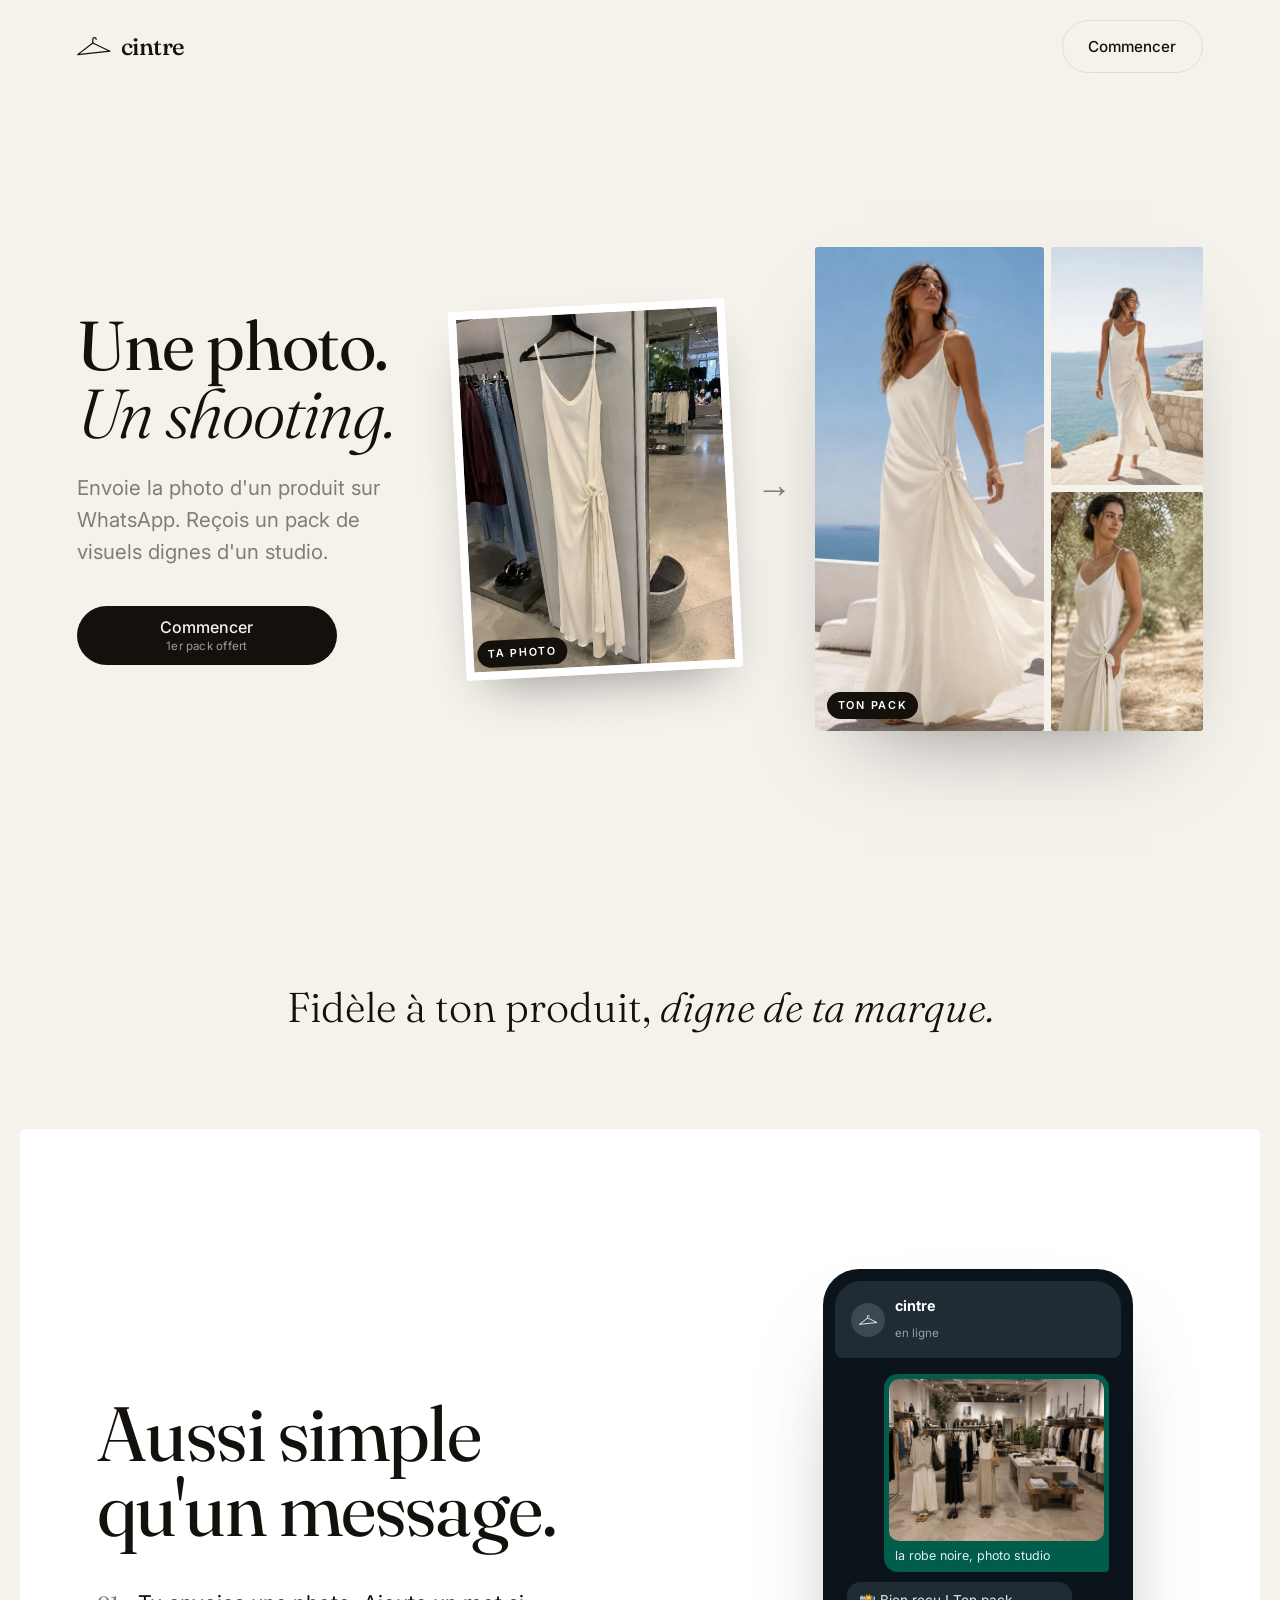
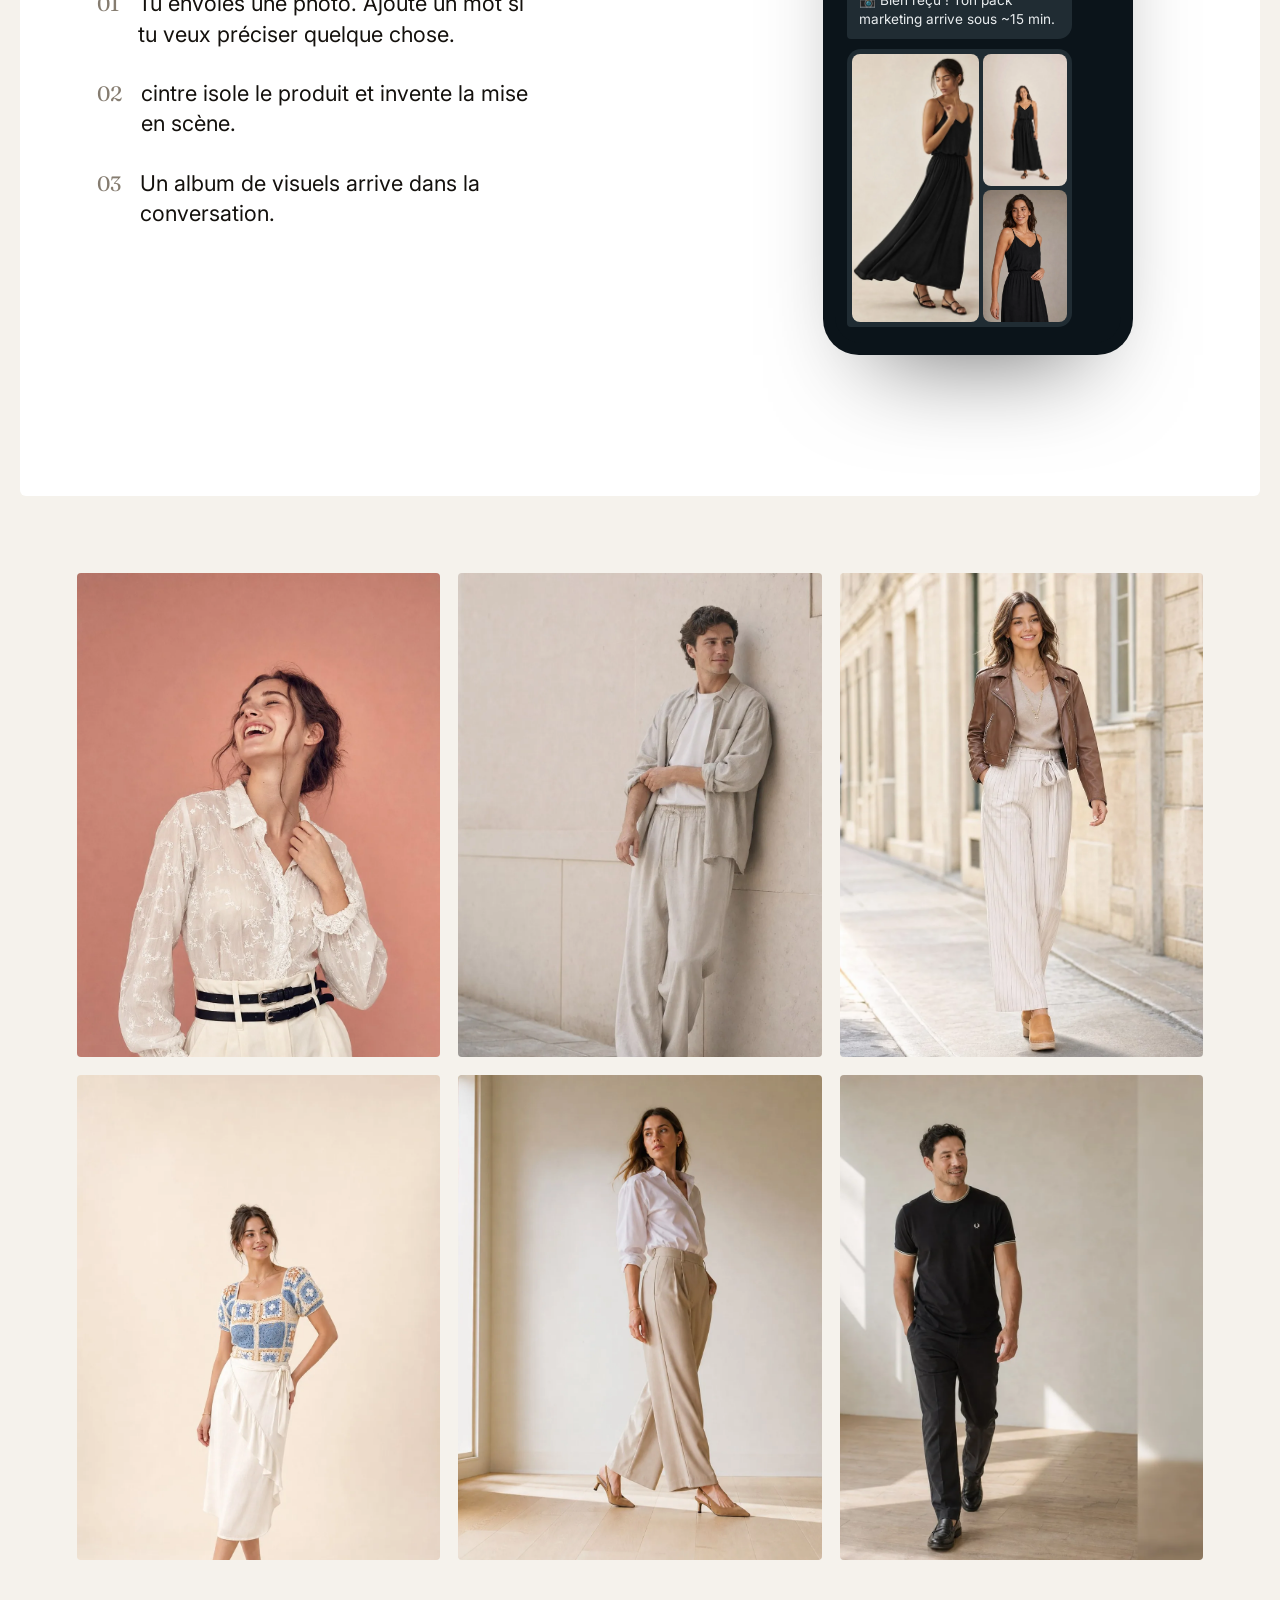
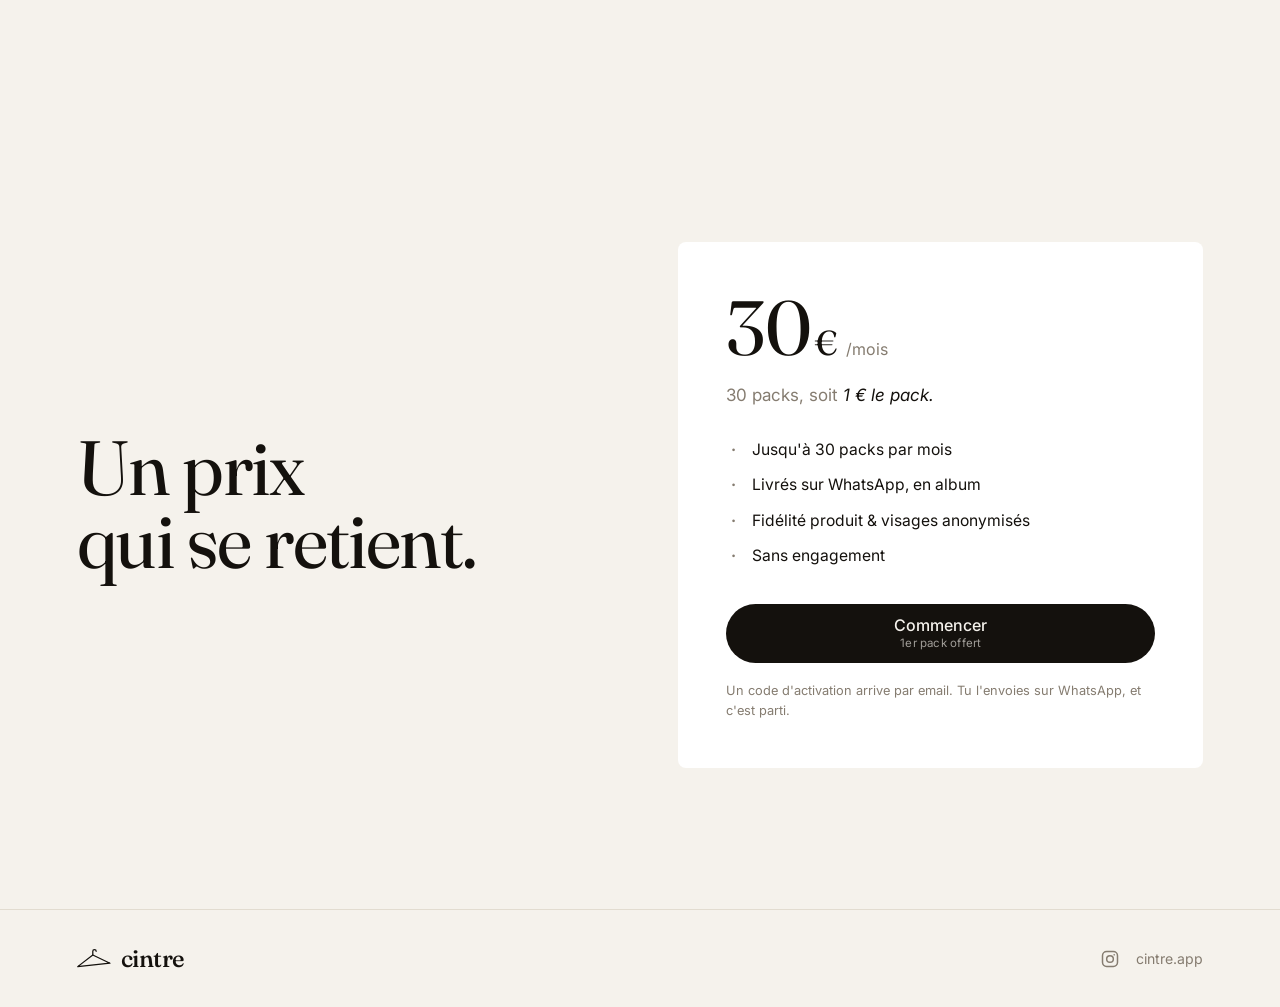
<file: landing/index.html>
<!DOCTYPE html>
<html lang="fr">
<head>
  <meta charset="UTF-8" />
  <meta name="viewport" content="width=device-width, initial-scale=1.0" />
  <title>cintre · Vos visuels produit pro, depuis WhatsApp</title>
  <meta name="description" content="Envoyez une photo de votre produit sur WhatsApp et recevez un pack de visuels dignes d'un studio, prêts à poster. Fidèles à votre produit, 1 € le pack, sans logiciel." />
  <link rel="canonical" href="https://cintre.app/" />
  <meta name="robots" content="index, follow" />
  <meta name="theme-color" content="#14110d" />
  <link rel="icon" href="/favicon.ico" sizes="any" />
  <link rel="icon" href="/favicon.svg" type="image/svg+xml" />
  <link rel="icon" href="/favicon-48.png" sizes="48x48" type="image/png" />
  <link rel="apple-touch-icon" href="/apple-touch-icon.png" />

  <!-- Open Graph (partage WhatsApp / Facebook / LinkedIn) -->
  <meta property="og:type" content="website" />
  <meta property="og:url" content="https://cintre.app/" />
  <meta property="og:title" content="cintre · Vos visuels produit pro, depuis WhatsApp" />
  <meta property="og:description" content="Envoyez une photo, recevez un pack de visuels dignes d'un studio, prêts à poster. Fidèles à votre produit, 1 € le pack." />
  <meta property="og:image" content="https://cintre.app/og-image.jpg" />
  <meta property="og:image:width" content="1200" />
  <meta property="og:image:height" content="630" />
  <meta property="og:locale" content="fr_FR" />
  <meta property="og:site_name" content="cintre" />

  <!-- Twitter Card -->
  <meta name="twitter:card" content="summary_large_image" />
  <meta name="twitter:title" content="cintre · Vos visuels produit pro, depuis WhatsApp" />
  <meta name="twitter:description" content="Une photo de votre produit sur WhatsApp, un pack de visuels dignes d'un studio en retour. 1 € le pack." />
  <meta name="twitter:image" content="https://cintre.app/og-image.jpg" />

  <link rel="preconnect" href="https://fonts.googleapis.com" />
  <link rel="preconnect" href="https://fonts.gstatic.com" crossorigin />
  <link href="https://fonts.googleapis.com/css2?family=Fraunces:opsz,wght@9..144,300;9..144,400;9..144,500;9..144,600&family=Inter:wght@400;500&display=swap" rel="stylesheet" />
  <link rel="stylesheet" href="styles.css" />

  <!-- Données structurées -->
  <script type="application/ld+json">
  {
    "@context": "https://schema.org",
    "@type": "Product",
    "name": "cintre",
    "description": "Service de création de visuels produit professionnels depuis WhatsApp : une photo suffit pour recevoir un pack de visuels dignes d'un studio, fidèles au produit.",
    "brand": { "@type": "Brand", "name": "cintre" },
    "url": "https://cintre.app/",
    "image": "https://cintre.app/og-image.jpg",
    "offers": {
      "@type": "Offer",
      "price": "30",
      "priceCurrency": "EUR",
      "url": "https://cintre.app/inscription",
      "availability": "https://schema.org/InStock",
      "description": "30 packs de visuels par mois, soit 1 € le pack. Sans engagement."
    }
  }
  </script>
  <script type="application/ld+json">
  {
    "@context": "https://schema.org",
    "@type": "Organization",
    "name": "cintre",
    "url": "https://cintre.app/",
    "logo": "https://cintre.app/apple-touch-icon.png",
    "sameAs": [
      "https://instagram.com/cintre.app"
    ]
  }
  </script>
</head>
<body>

  <header class="nav">
    <a class="wordmark" href="#"><svg class="brand-mark" viewBox="18 37 87 48" fill="none" stroke="currentColor" stroke-width="3.2" stroke-linecap="round" stroke-linejoin="round" aria-hidden="true"><g transform="translate(-1.5 -3.8)"><path d="M60 56.2 V46.6 c0 -5.44 8.64 -5.44 8.64 0"/><g transform="rotate(-6 60 56.2)"><path d="M60 56.2 L18.4 81.8 L101.6 81.8 Z"/></g></g></svg>cintre</a>
    <a href="https://cintre.app/inscription/" class="btn btn-ghost">Commencer</a>
  </header>

  <!-- HERO -->
  <section class="hero">
    <div class="hero-copy">
      <h1>Une&nbsp;photo.<br /><em>Un&nbsp;shooting.</em></h1>
      <p class="lede">
        Envoie la photo d'un produit sur WhatsApp.
        Reçois un pack de visuels dignes d'un studio.
      </p>
      <a href="https://cintre.app/inscription/" class="btn btn-solid btn-cta">
        <span class="btn-label">Commencer</span>
        <span class="btn-sub">1er pack offert</span>
      </a>
    </div>

    <div class="hero-fig">
      <figure class="hf-before">
        <img src="assets/hero-before.webp" alt="Photo d'une robe sur cintre prise en boutique" loading="eager" />
        <figcaption>Ta photo</figcaption>
      </figure>
      <span class="hf-arrow" aria-hidden="true">→</span>
      <div class="hf-pack">
        <img class="pack-main" src="assets/pack-1.webp" alt="La même robe portée par un mannequin, shooting en extérieur" loading="eager" />
        <img src="assets/pack-2.webp" alt="La robe mise en scène au bord de mer" loading="eager" />
        <img src="assets/pack-3.webp" alt="La robe photographiée en pleine nature" loading="eager" />
        <figcaption>Ton pack</figcaption>
      </div>
    </div>
  </section>

  <!-- BANDEAU FIDÉLITÉ -->
  <section class="fidelity">
    <p>Fidèle à ton produit, <em>digne de ta marque.</em></p>
  </section>

  <!-- COMMENT -->
  <section id="comment" class="how">
    <div class="how-text">
      <h2>Aussi simple<br />qu'un message.</h2>
      <ol class="steps">
        <li><span>01</span> Tu envoies une photo. Ajoute un mot si tu veux préciser quelque chose.</li>
        <li><span>02</span> cintre isole le produit et invente la mise en scène.</li>
        <li><span>03</span> Un album de visuels arrive dans la conversation.</li>
      </ol>
    </div>

    <div class="phone">
      <div class="phone-top">
        <span class="phone-avatar"><svg viewBox="18 37 87 48" fill="none" stroke="currentColor" stroke-width="4" stroke-linecap="round" stroke-linejoin="round" aria-hidden="true"><g transform="translate(-1.5 -3.8)"><path d="M60 56.2 V46.6 c0 -5.44 8.64 -5.44 8.64 0"/><g transform="rotate(-6 60 56.2)"><path d="M60 56.2 L18.4 81.8 L101.6 81.8 Z"/></g></g></svg></span>
        <div><strong>cintre</strong><small>en ligne</small></div>
      </div>
      <div class="chat">
        <div class="bubble out photo">
          <img src="assets/demo-src.webp" alt="Photo d'intérieur de boutique envoyée sur WhatsApp" loading="lazy" />
          <span class="bubble-note">la robe noire, photo studio</span>
        </div>
        <div class="bubble in">📸 Bien reçu ! Ton pack marketing arrive sous ~15 min.</div>
        <div class="bubble in album">
          <div class="album-collage">
            <img class="album-main" src="assets/demo-1.webp" alt="Robe noire mise en scène en studio par cintre" loading="lazy" />
            <img src="assets/demo-2.webp" alt="Robe noire en studio, plan rapproché" loading="lazy" />
            <img src="assets/demo-3.webp" alt="Robe noire en studio, plein pied" loading="lazy" />
          </div>
        </div>
      </div>
    </div>
  </section>

  <!-- GALERIE -->
  <section id="galerie" class="gallery">
    <div class="masonry">
      <img src="assets/g1.webp" alt="Blouse en dentelle mise en valeur en studio par cintre" loading="lazy" />
      <img src="assets/g2.webp" alt="Ensemble en lin porté par un mannequin en extérieur" loading="lazy" />
      <img src="assets/g3.webp" alt="Veste en cuir mise en scène dans une rue" loading="lazy" />
      <img src="assets/g4.webp" alt="Top en crochet et jupe blanche photographiés en studio" loading="lazy" />
      <img src="assets/g5.webp" alt="Chemise blanche et pantalon beige en intérieur lumineux" loading="lazy" />
      <img src="assets/g6.webp" alt="Tee-shirt noir mis en valeur en lumière naturelle" loading="lazy" />
    </div>
  </section>

  <!-- PRIX -->
  <section id="prix" class="pricing">
    <div class="price-inner">
      <h2>Un prix<br />qui se retient.</h2>
      <div class="price-card">
        <span class="price-amount">30<span class="euro">€</span><span class="price-per">/mois</span></span>
        <p class="price-headline">30 packs, soit <em>1&nbsp;€ le pack.</em></p>
        <ul class="price-list">
          <li>Jusqu'à 30 packs par mois</li>
          <li>Livrés sur WhatsApp, en album</li>
          <li>Fidélité produit &amp; visages anonymisés</li>
          <li>Sans engagement</li>
        </ul>
        <a href="https://cintre.app/inscription/" class="btn btn-solid btn-block btn-cta">
          <span class="btn-label">Commencer</span>
          <span class="btn-sub">1er pack offert</span>
        </a>
        <p class="price-foot">Un code d'activation arrive par email. Tu l'envoies sur WhatsApp, et c'est parti.</p>
      </div>
    </div>
  </section>

  <footer class="footer">
    <span class="wordmark"><svg class="brand-mark" viewBox="18 37 87 48" fill="none" stroke="currentColor" stroke-width="3.2" stroke-linecap="round" stroke-linejoin="round" aria-hidden="true"><g transform="translate(-1.5 -3.8)"><path d="M60 56.2 V46.6 c0 -5.44 8.64 -5.44 8.64 0"/><g transform="rotate(-6 60 56.2)"><path d="M60 56.2 L18.4 81.8 L101.6 81.8 Z"/></g></g></svg>cintre</span>
    <span class="footer-right">
      <a class="footer-social" href="https://instagram.com/cintre.app" target="_blank" rel="noopener me" aria-label="cintre sur Instagram">
        <svg viewBox="0 0 24 24" width="20" height="20" fill="none" stroke="currentColor" stroke-width="1.8" stroke-linecap="round" stroke-linejoin="round" aria-hidden="true"><rect x="3" y="3" width="18" height="18" rx="5"/><circle cx="12" cy="12" r="4"/><circle cx="17" cy="7" r="1" fill="currentColor" stroke="none"/></svg>
      </a>
      <span class="footer-meta">cintre.app</span>
    </span>
  </footer>

</body>
</html>
</file>
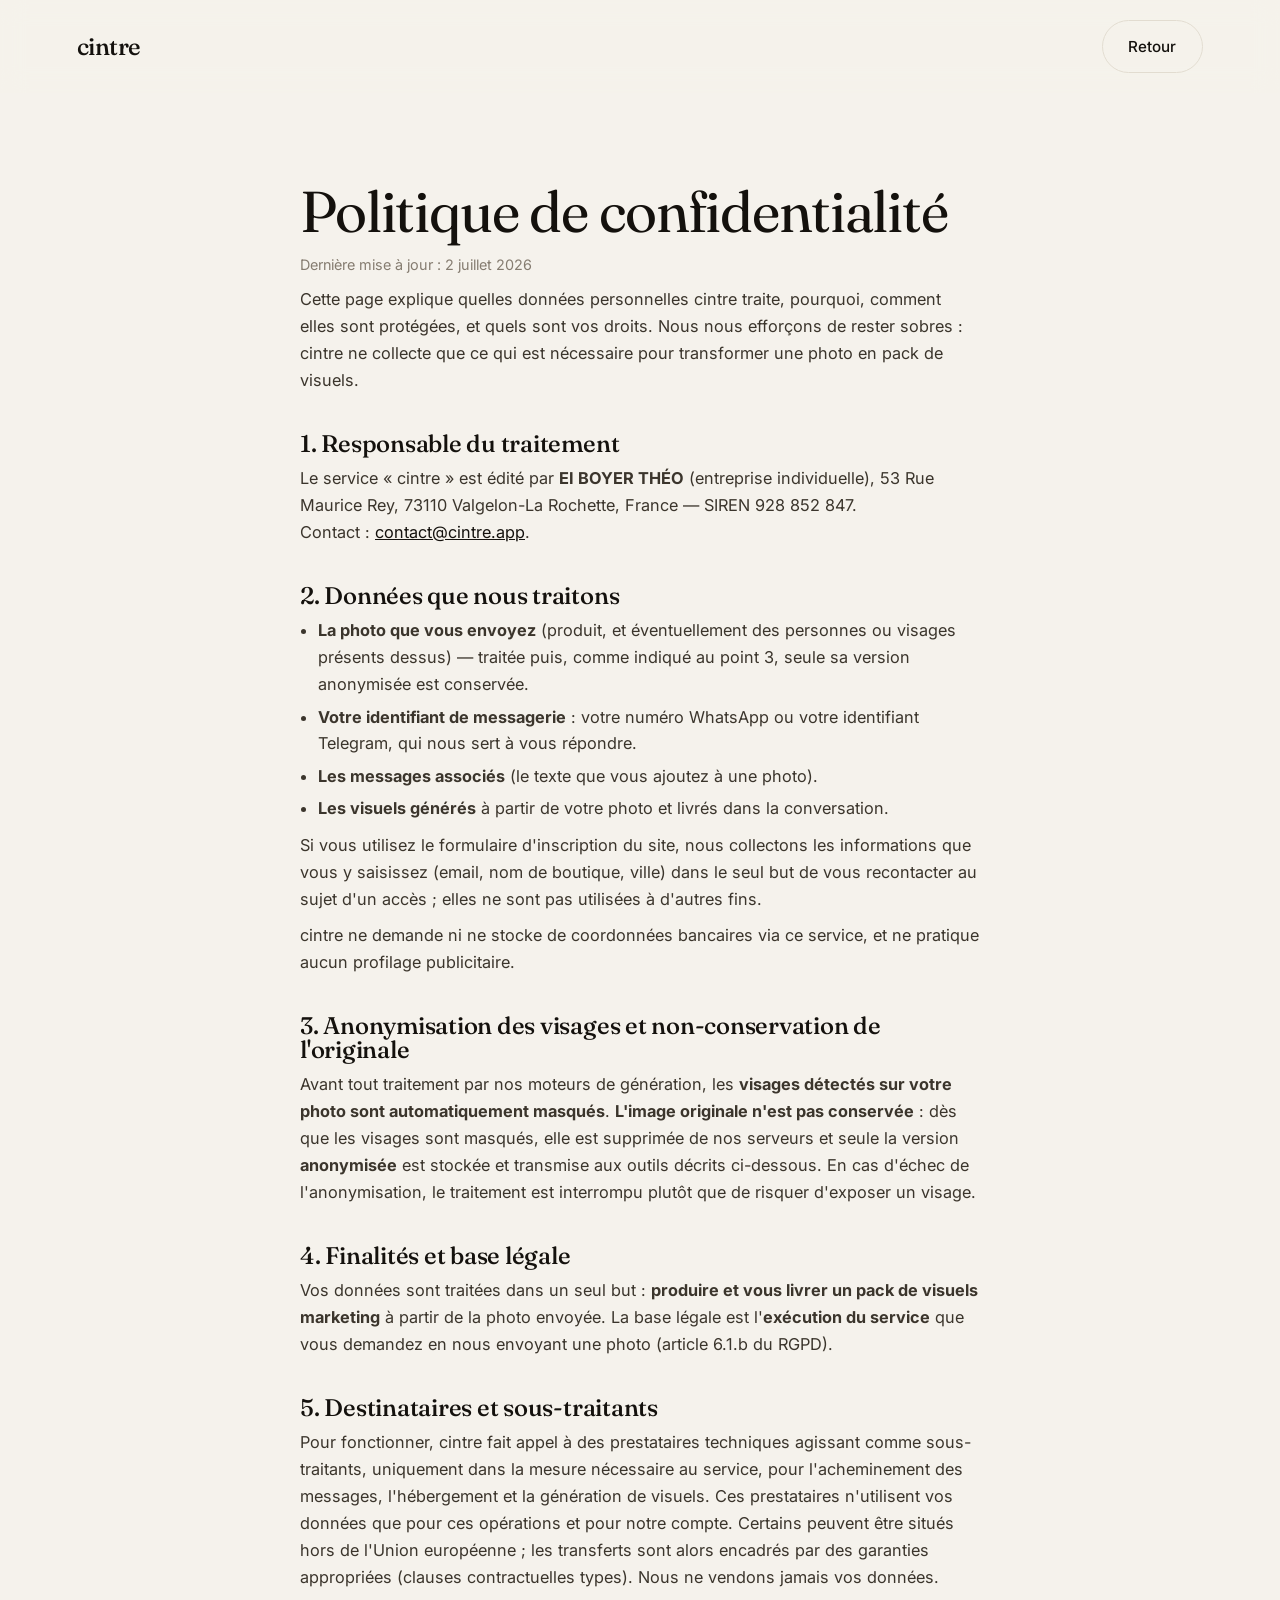
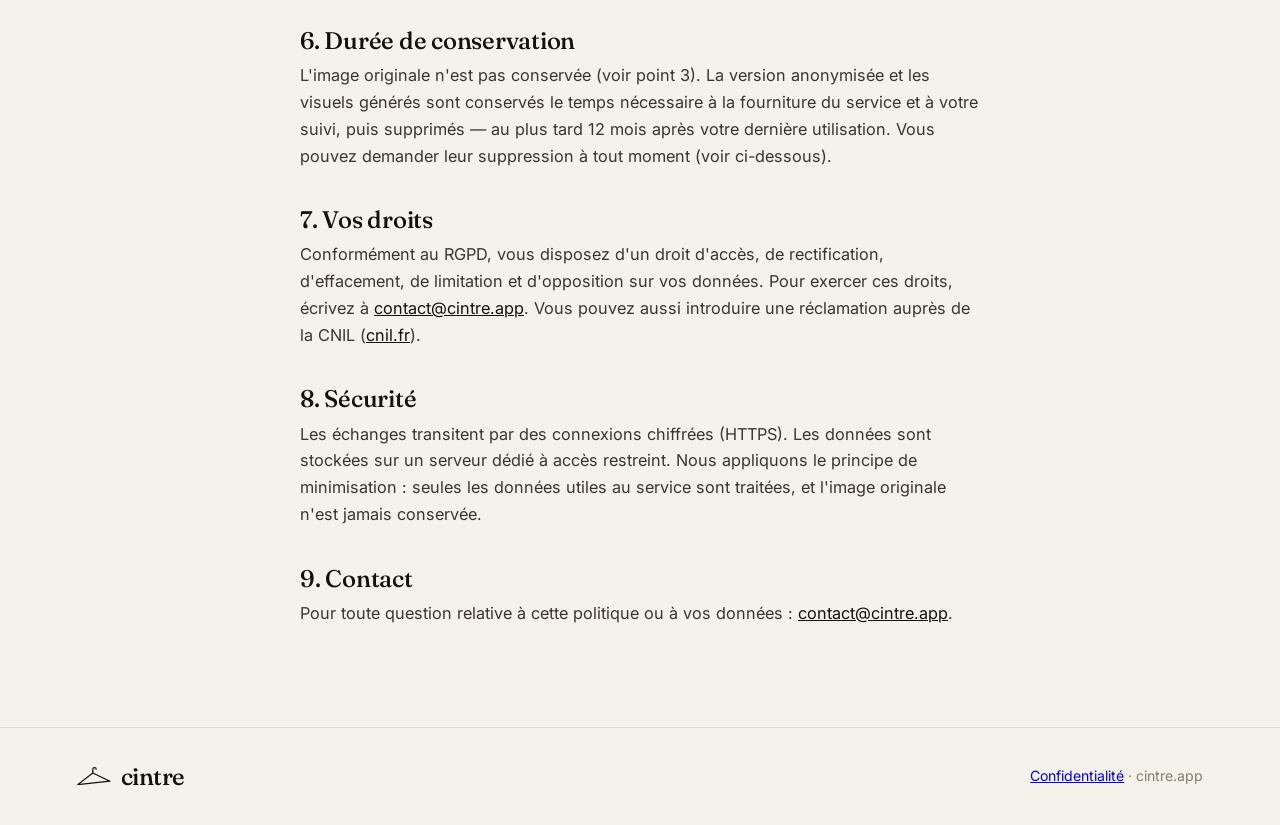
<file: landing/confidentialite/index.html>
<!DOCTYPE html>
<html lang="fr">
<head>
  <meta charset="UTF-8" />
  <meta name="viewport" content="width=device-width, initial-scale=1.0" />
  <title>cintre · Politique de confidentialité</title>
  <meta name="description" content="Comment cintre traite tes données : photos de produits, anonymisation des visages, conservation et tes droits." />
  <link rel="canonical" href="https://cintre.app/confidentialite/" />
  <meta name="robots" content="noindex, nofollow" />
  <meta name="theme-color" content="#14110d" />
  <link rel="icon" href="/favicon.ico" sizes="any" />
  <link rel="icon" href="/favicon.svg" type="image/svg+xml" />
  <link rel="icon" href="/favicon-48.png" sizes="48x48" type="image/png" />
  <link rel="apple-touch-icon" href="/apple-touch-icon.png" />

  <link rel="preconnect" href="https://fonts.googleapis.com" />
  <link rel="preconnect" href="https://fonts.gstatic.com" crossorigin />
  <link href="https://fonts.googleapis.com/css2?family=Fraunces:opsz,wght@9..144,300;9..144,400;9..144,500;9..144,600&family=Inter:wght@400;500&display=swap" rel="stylesheet" />
  <link rel="stylesheet" href="../styles.css" />
  <style>
    .legal { max-width: 760px; margin: 0 auto; padding: clamp(40px, 8vw, 90px) clamp(20px, 6vw, 40px) 100px; }
    .legal h1 { font-family: var(--serif); font-weight: 400; font-size: clamp(2.4rem, 6vw, 3.6rem); letter-spacing: -0.02em; line-height: 1.0; }
    .legal .updated { color: var(--muted); font-size: 0.9rem; margin-top: 12px; }
    .legal h2 { font-family: var(--serif); font-weight: 500; font-size: 1.5rem; margin: 2.4rem 0 0.6rem; letter-spacing: -0.01em; }
    .legal p, .legal li { color: #3b352c; line-height: 1.65; font-size: 1.02rem; }
    .legal p { margin-top: 0.6rem; }
    .legal ul { margin: 0.4rem 0 0 1.1rem; }
    .legal li { margin-top: 0.35rem; }
    .legal a { color: var(--ink); }
    .legal .fill { background: #f0e9db; padding: 0 4px; border-radius: 3px; }
  </style>
</head>
<body>

  <header class="nav">
    <a class="wordmark" href="/">cintre</a>
    <a href="/" class="btn btn-ghost">Retour</a>
  </header>

  <main class="legal">
    <h1>Politique de confidentialité</h1>
    <p class="updated">Dernière mise à jour : 2 juillet 2026</p>

    <p>Cette page explique quelles données personnelles cintre traite, pourquoi, comment
    elles sont protégées, et quels sont vos droits. Nous nous efforçons de rester sobres :
    cintre ne collecte que ce qui est nécessaire pour transformer une photo en pack de visuels.</p>

    <h2>1. Responsable du traitement</h2>
    <p>Le service « cintre » est édité par <strong>EI BOYER THÉO</strong> (entreprise
    individuelle), 53 Rue Maurice Rey, 73110 Valgelon-La Rochette, France —
    SIREN 928&nbsp;852&nbsp;847.<br />
    Contact : <a href="mailto:contact@cintre.app">contact@cintre.app</a>.</p>

    <h2>2. Données que nous traitons</h2>
    <ul>
      <li><strong>La photo que vous envoyez</strong> (produit, et éventuellement des personnes ou visages présents dessus) — traitée puis, comme indiqué au point 3, seule sa version anonymisée est conservée.</li>
      <li><strong>Votre identifiant de messagerie</strong> : votre numéro WhatsApp ou votre identifiant Telegram, qui nous sert à vous répondre.</li>
      <li><strong>Les messages associés</strong> (le texte que vous ajoutez à une photo).</li>
      <li><strong>Les visuels générés</strong> à partir de votre photo et livrés dans la conversation.</li>
    </ul>
    <p>Si vous utilisez le formulaire d'inscription du site, nous collectons les informations que
    vous y saisissez (email, nom de boutique, ville) dans le seul but de vous recontacter au sujet
    d'un accès ; elles ne sont pas utilisées à d'autres fins.</p>
    <p>cintre ne demande ni ne stocke de coordonnées bancaires via ce service, et ne pratique
    aucun profilage publicitaire.</p>

    <h2>3. Anonymisation des visages et non-conservation de l'originale</h2>
    <p>Avant tout traitement par nos moteurs de génération, les <strong>visages détectés sur
    votre photo sont automatiquement masqués</strong>. <strong>L'image originale n'est pas
    conservée</strong> : dès que les visages sont masqués, elle est supprimée de nos serveurs et
    seule la version <strong>anonymisée</strong> est stockée et transmise aux outils décrits
    ci-dessous. En cas d'échec de l'anonymisation, le traitement est interrompu plutôt que de
    risquer d'exposer un visage.</p>

    <h2>4. Finalités et base légale</h2>
    <p>Vos données sont traitées dans un seul but : <strong>produire et vous livrer un pack de
    visuels marketing</strong> à partir de la photo envoyée. La base légale est l'<strong>exécution
    du service</strong> que vous demandez en nous envoyant une photo (article 6.1.b du RGPD).</p>

    <h2>5. Destinataires et sous-traitants</h2>
    <p>Pour fonctionner, cintre fait appel à des prestataires techniques agissant comme
    sous-traitants, uniquement dans la mesure nécessaire au service, pour l'acheminement des
    messages, l'hébergement et la génération de visuels. Ces prestataires n'utilisent vos données
    que pour ces opérations et pour notre compte. Certains peuvent être situés hors de l'Union
    européenne ; les transferts sont alors encadrés par des garanties appropriées (clauses
    contractuelles types). Nous ne vendons jamais vos données.</p>

    <h2>6. Durée de conservation</h2>
    <p>L'image originale n'est pas conservée (voir point 3). La version anonymisée et les visuels
    générés sont conservés le temps nécessaire à la fourniture du service et à votre suivi, puis
    supprimés — au plus tard 12 mois après votre
    dernière utilisation. Vous pouvez demander leur suppression à tout moment (voir ci-dessous).</p>

    <h2>7. Vos droits</h2>
    <p>Conformément au RGPD, vous disposez d'un droit d'accès, de rectification, d'effacement,
    de limitation et d'opposition sur vos données. Pour exercer ces droits, écrivez à
    <a href="mailto:contact@cintre.app">contact@cintre.app</a>. Vous pouvez aussi introduire une
    réclamation auprès de la CNIL (<a href="https://www.cnil.fr" target="_blank" rel="noopener">cnil.fr</a>).</p>

    <h2>8. Sécurité</h2>
    <p>Les échanges transitent par des connexions chiffrées (HTTPS). Les données sont stockées
    sur un serveur dédié à accès restreint. Nous appliquons le principe de minimisation :
    seules les données utiles au service sont traitées, et l'image originale n'est jamais conservée.</p>

    <h2>9. Contact</h2>
    <p>Pour toute question relative à cette politique ou à vos données :
    <a href="mailto:contact@cintre.app">contact@cintre.app</a>.</p>
  </main>

  <footer class="footer">
    <span class="wordmark"><svg class="brand-mark" viewBox="18 37 87 48" fill="none" stroke="currentColor" stroke-width="3.2" stroke-linecap="round" stroke-linejoin="round" aria-hidden="true"><g transform="translate(-1.5 -3.8)"><path d="M60 56.2 V46.6 c0 -5.44 8.64 -5.44 8.64 0"/><g transform="rotate(-6 60 56.2)"><path d="M60 56.2 L18.4 81.8 L101.6 81.8 Z"/></g></g></svg>cintre</span>
    <span class="footer-meta"><a href="/confidentialite/">Confidentialité</a> · cintre.app</span>
  </footer>

</body>
</html>
</file>
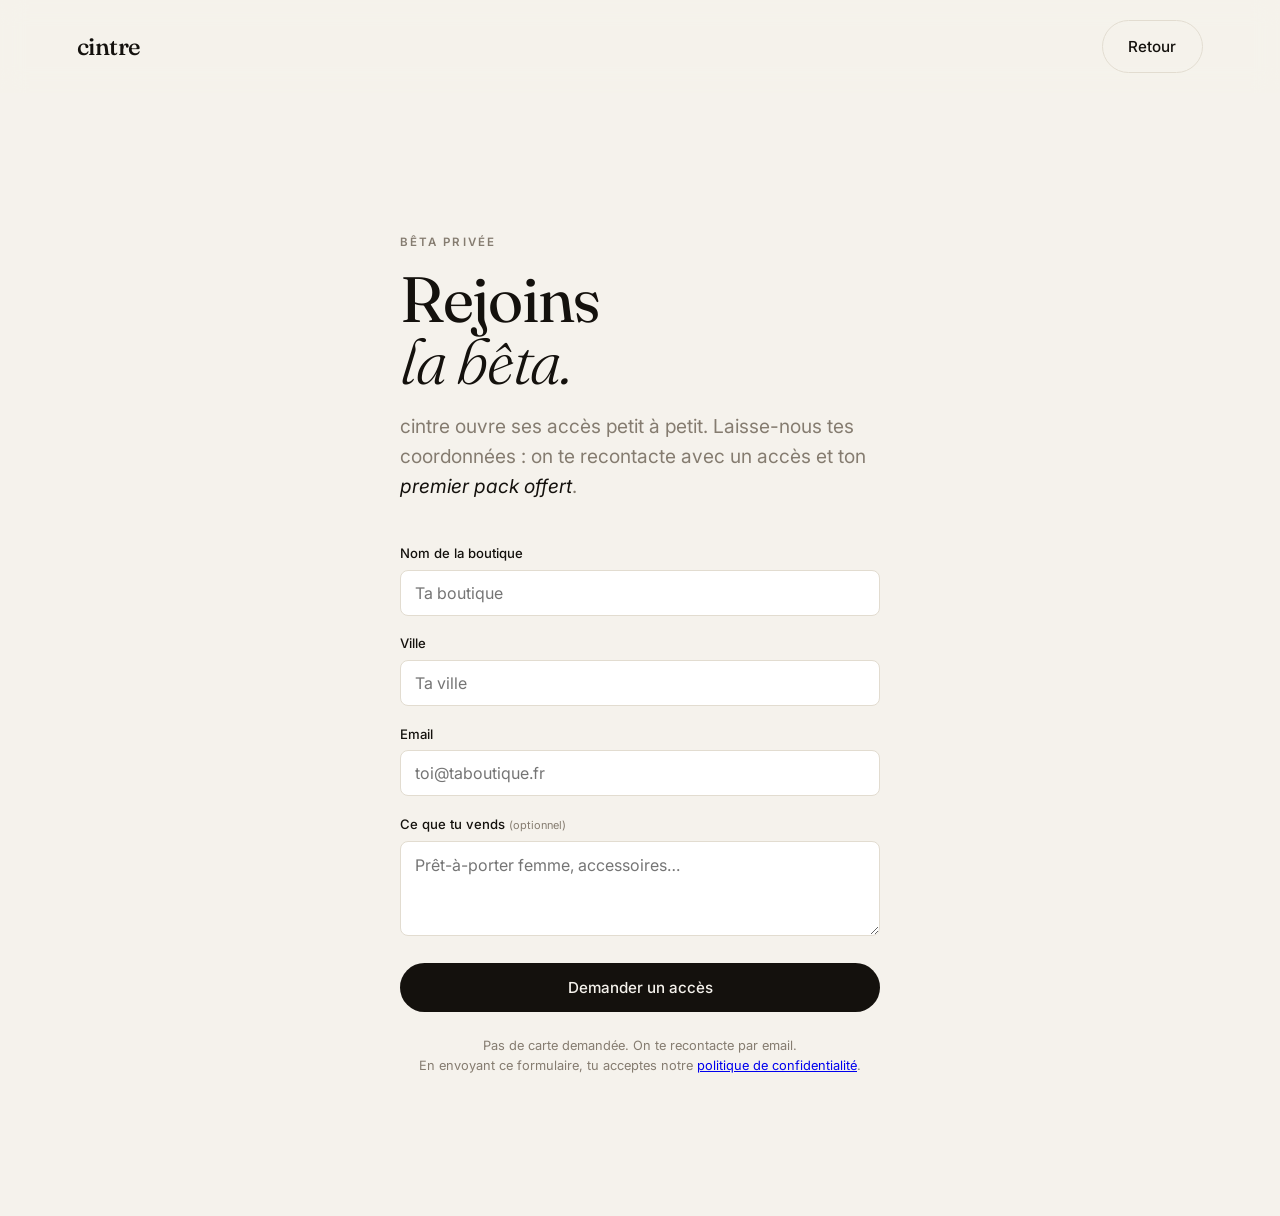
<file: landing/inscription/index.html>
<!DOCTYPE html>
<html lang="fr">
<head>
  <meta charset="UTF-8" />
  <meta name="viewport" content="width=device-width, initial-scale=1.0" />
  <title>cintre · Rejoindre la bêta</title>
  <meta name="description" content="cintre ouvre en bêta privée. Laisse ton email et le nom de ta boutique pour recevoir un accès et ton premier pack de visuels offert." />
  <link rel="canonical" href="https://cintre.app/inscription/" />
  <meta name="robots" content="noindex, follow" />
  <meta name="theme-color" content="#14110d" />
  <link rel="icon" href="/favicon.ico" sizes="any" />
  <link rel="icon" href="/favicon.svg" type="image/svg+xml" />
  <link rel="icon" href="/favicon-48.png" sizes="48x48" type="image/png" />
  <link rel="apple-touch-icon" href="/apple-touch-icon.png" />

  <link rel="preconnect" href="https://fonts.googleapis.com" />
  <link rel="preconnect" href="https://fonts.gstatic.com" crossorigin />
  <link href="https://fonts.googleapis.com/css2?family=Fraunces:opsz,wght@9..144,300;9..144,400;9..144,500;9..144,600&family=Inter:wght@400;500&display=swap" rel="stylesheet" />
  <link rel="stylesheet" href="../styles.css" />
</head>
<body>

  <header class="nav">
    <a class="wordmark" href="/">cintre</a>
    <a href="/" class="btn btn-ghost">Retour</a>
  </header>

  <section class="signup">
    <div class="signup-inner">
      <p class="signup-eyebrow">Bêta privée</p>
      <h1>Rejoins<br /><em>la bêta.</em></h1>
      <p class="signup-lede">
        cintre ouvre ses accès petit à petit. Laisse-nous tes coordonnées :
        on te recontacte avec un accès et ton <em>premier pack offert</em>.
      </p>

      <!-- Soumissions collectées via Formspree (email + dashboard). -->
      <form class="signup-form" action="https://formspree.io/f/xqevylrg" method="POST">
        <input type="hidden" name="_subject" value="Nouveau lead bêta cintre" />
        <input type="hidden" name="_next" value="https://cintre.app/inscription/merci/" />

        <label>
          <span>Nom de la boutique</span>
          <input type="text" name="boutique" required placeholder="Ta boutique" />
        </label>
        <label>
          <span>Ville</span>
          <input type="text" name="ville" placeholder="Ta ville" />
        </label>
        <label>
          <span>Email</span>
          <input type="email" name="email" required placeholder="toi@taboutique.fr" />
        </label>
        <label>
          <span>Ce que tu vends <small>(optionnel)</small></span>
          <textarea name="produits" rows="3" placeholder="Prêt-à-porter femme, accessoires…"></textarea>
        </label>

        <button type="submit" class="btn btn-solid btn-block">Demander un accès</button>
        <p class="signup-foot">Pas de carte demandée. On te recontacte par email.<br />
        En envoyant ce formulaire, tu acceptes notre <a href="/confidentialite/">politique de confidentialité</a>.</p>
      </form>
    </div>
  </section>

</body>
</html>
</file>
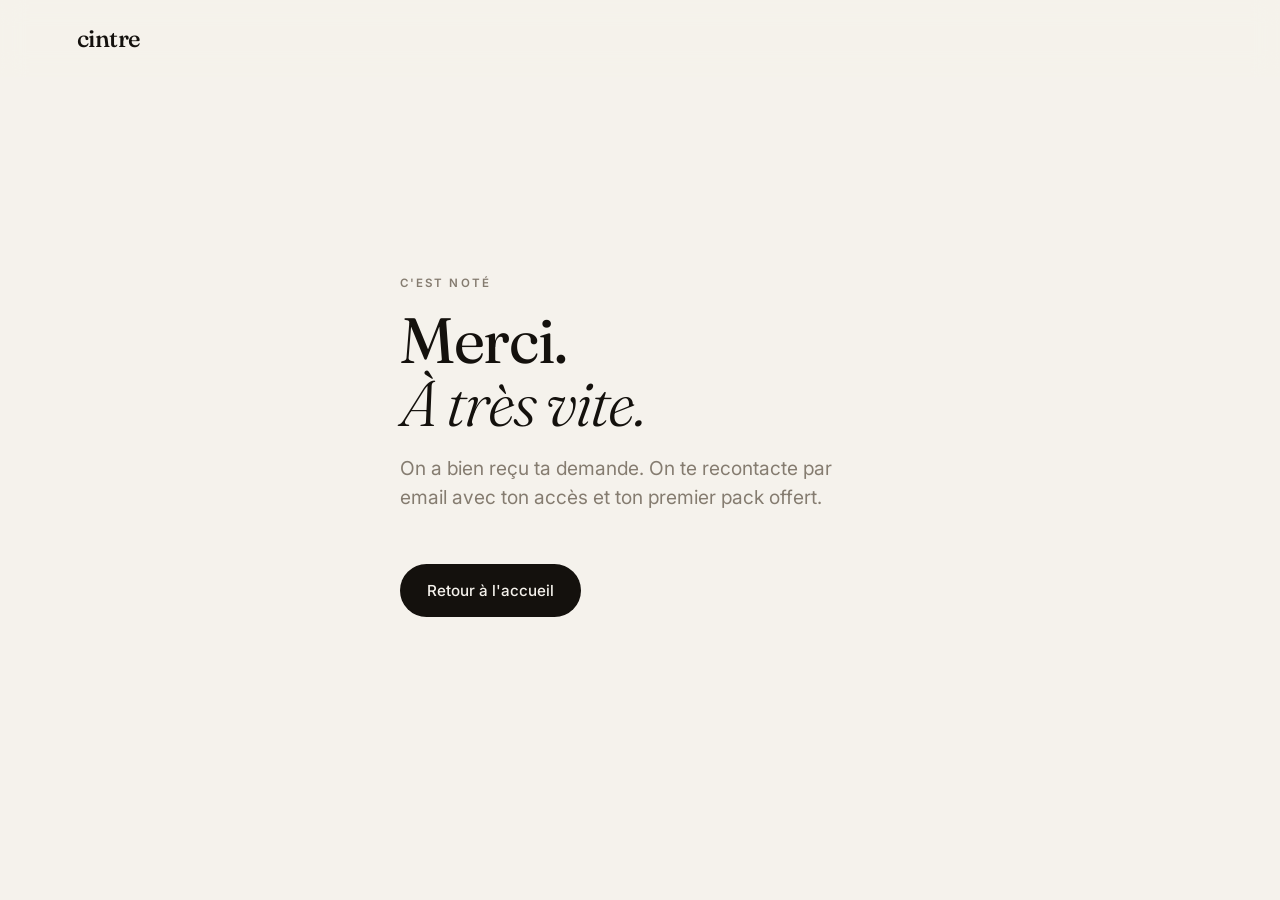
<file: landing/inscription/merci/index.html>
<!DOCTYPE html>
<html lang="fr">
<head>
  <meta charset="UTF-8" />
  <meta name="viewport" content="width=device-width, initial-scale=1.0" />
  <title>cintre · Merci</title>
  <meta name="robots" content="noindex, nofollow" />
  <meta name="theme-color" content="#14110d" />
  <link rel="icon" href="/favicon.ico" sizes="any" />
  <link rel="icon" href="/favicon.svg" type="image/svg+xml" />
  <link rel="icon" href="/favicon-48.png" sizes="48x48" type="image/png" />
  <link rel="apple-touch-icon" href="/apple-touch-icon.png" />

  <link rel="preconnect" href="https://fonts.googleapis.com" />
  <link rel="preconnect" href="https://fonts.gstatic.com" crossorigin />
  <link href="https://fonts.googleapis.com/css2?family=Fraunces:opsz,wght@9..144,300;9..144,400;9..144,500;9..144,600&family=Inter:wght@400;500&display=swap" rel="stylesheet" />
  <link rel="stylesheet" href="../../styles.css" />
</head>
<body>

  <header class="nav">
    <a class="wordmark" href="/">cintre</a>
  </header>

  <section class="signup">
    <div class="signup-inner signup-thanks">
      <p class="signup-eyebrow">C'est noté</p>
      <h1>Merci.<br /><em>À très vite.</em></h1>
      <p class="signup-lede">
        On a bien reçu ta demande. On te recontacte par email avec ton accès
        et ton premier pack offert.
      </p>
      <a href="/" class="btn btn-solid">Retour à l'accueil</a>
    </div>
  </section>

</body>
</html>
</file>
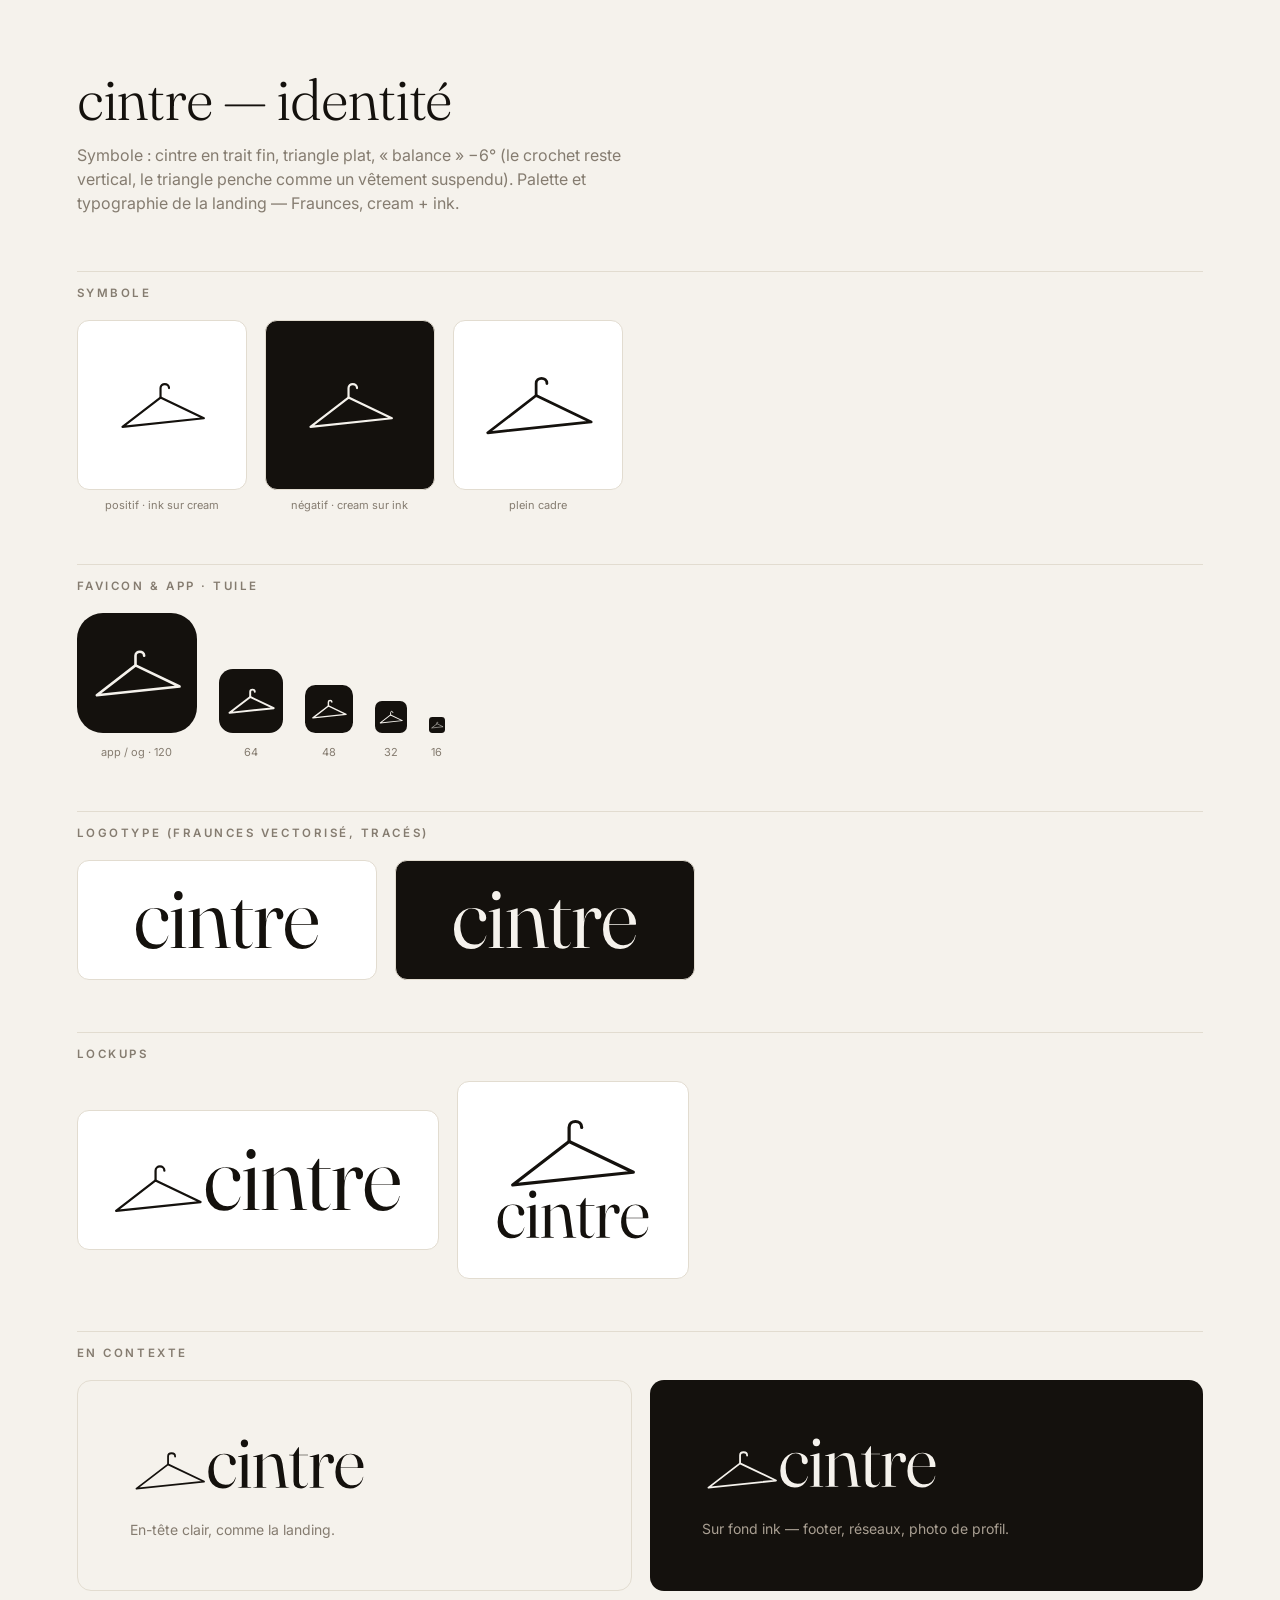
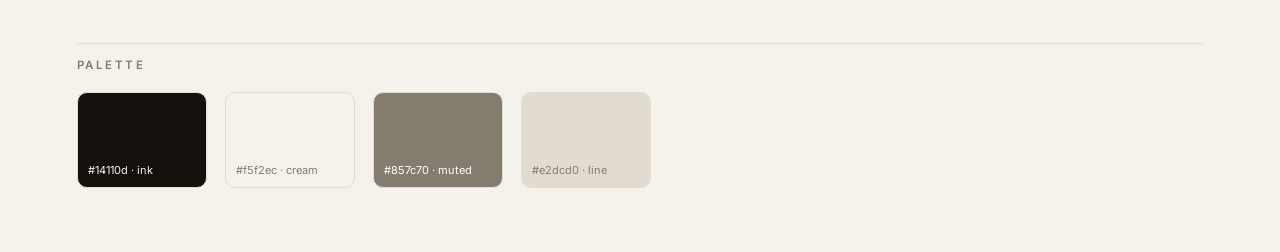
<file: landing/logos/identite.html>
<!DOCTYPE html><html lang="fr"><head><meta charset="utf-8"><meta name="viewport" content="width=device-width, initial-scale=1">
<title>cintre · identité</title>
<meta name="robots" content="noindex, nofollow">
<link rel="preconnect" href="https://fonts.googleapis.com"><link rel="preconnect" href="https://fonts.gstatic.com" crossorigin>
<link href="https://fonts.googleapis.com/css2?family=Fraunces:opsz,wght@9..144,300;9..144,400;9..144,500&family=Inter:wght@400;500&display=swap" rel="stylesheet">
<style>
  :root{--bg:#f5f2ec;--ink:#14110d;--muted:#857c70;--line:#e2dcd0}
  *{box-sizing:border-box;margin:0;padding:0}
  body{background:var(--bg);color:var(--ink);font-family:Inter,system-ui;padding:64px clamp(20px,6vw,90px)}
  h1{font-family:Fraunces;font-weight:300;font-size:clamp(2.4rem,5vw,3.6rem);letter-spacing:-.02em}
  .sub{color:var(--muted);margin:.5rem 0 3.5rem;max-width:56ch;line-height:1.5}
  h2{font-size:.72rem;letter-spacing:.22em;text-transform:uppercase;font-weight:600;color:var(--muted);
     border-top:1px solid var(--line);padding-top:14px;margin:52px 0 20px}
  .row{display:flex;gap:18px;flex-wrap:wrap;align-items:center}
  .box{background:#fff;border:1px solid var(--line);border-radius:12px;display:flex;align-items:center;justify-content:center;overflow:hidden}
  .box.ink{background:var(--ink)}
  .box img{display:block}
  .pad{padding:30px}
  .cap{font-size:11px;color:var(--muted);text-align:center;margin-top:8px}
  .fav{display:flex;gap:22px;align-items:flex-end;flex-wrap:wrap}
  .lock-h{display:flex;align-items:center;gap:2px}
  .lock-v{display:flex;flex-direction:column;align-items:center;gap:2px}
  .swatch{width:130px;height:96px;border-radius:10px;border:1px solid var(--line);display:flex;align-items:flex-end;padding:10px;font-size:11px}
  .ctx{border-radius:14px;padding:52px;flex:1;min-width:300px}
  .ctx.cream{background:var(--bg);border:1px solid var(--line)}
  .ctx.dark{background:var(--ink);color:var(--bg)}
</style></head><body>

<h1>cintre — identité</h1>
<p class="sub">Symbole : cintre en trait fin, triangle plat, « balance » −6° (le crochet reste vertical, le triangle penche comme un vêtement suspendu). Palette et typographie de la landing — Fraunces, cream&nbsp;+&nbsp;ink.</p>

<h2>Symbole</h2>
<div class="row">
  <div><div class="box" style="width:170px;height:170px"><img src="mark.svg" width="118" alt="cintre"></div><div class="cap">positif · ink sur cream</div></div>
  <div><div class="box ink" style="width:170px;height:170px"><img src="mark-cream.svg" width="118" alt="cintre"></div><div class="cap">négatif · cream sur ink</div></div>
  <div><div class="box" style="width:170px;height:170px"><img src="mark.svg" width="150" alt="cintre"></div><div class="cap">plein cadre</div></div>
</div>

<h2>Favicon &amp; app · tuile</h2>
<div class="fav">
  <div><img src="mark-tile.svg" width="120" alt="app"><div class="cap">app / og · 120</div></div>
  <div><img src="favicon.svg" width="64" alt=""><div class="cap">64</div></div>
  <div><img src="favicon.svg" width="48" alt=""><div class="cap">48</div></div>
  <div><img src="favicon.svg" width="32" alt=""><div class="cap">32</div></div>
  <div><img src="favicon.svg" width="16" alt=""><div class="cap">16</div></div>
</div>

<h2>Logotype (Fraunces vectorisé, tracés)</h2>
<div class="row">
  <div class="box pad" style="min-width:300px"><img src="wordmark.svg" height="58" alt="cintre"></div>
  <div class="box ink pad" style="min-width:300px"><img src="wordmark-cream.svg" height="58" alt="cintre"></div>
</div>

<h2>Lockups</h2>
<div class="row">
  <div class="box pad" style="min-width:340px"><img src="lockup-h.svg" width="300" alt="cintre"></div>
  <div class="box pad" style="min-width:220px"><img src="lockup-v.svg" width="170" alt="cintre"></div>
</div>

<h2>En contexte</h2>
<div class="row" style="align-items:stretch">
  <div class="ctx cream">
    <img src="lockup-h.svg" width="240" alt="cintre">
    <p style="color:var(--muted);margin-top:22px;font-size:14px">En-tête clair, comme la landing.</p>
  </div>
  <div class="ctx dark">
    <img src="lockup-h-cream.svg" width="240" alt="cintre">
    <p style="color:#a99f92;margin-top:22px;font-size:14px">Sur fond ink — footer, réseaux, photo de profil.</p>
  </div>
</div>

<h2>Palette</h2>
<div class="row">
  <div class="swatch" style="background:#14110d;color:#f5f2ec">#14110d · ink</div>
  <div class="swatch" style="background:#f5f2ec;color:#857c70">#f5f2ec · cream</div>
  <div class="swatch" style="background:#857c70;color:#fff">#857c70 · muted</div>
  <div class="swatch" style="background:#e2dcd0;color:#857c70">#e2dcd0 · line</div>
</div>

</body></html>
</file>
<file: landing/styles.css>
:root {
  --bg: #f5f2ec;
  --ink: #14110d;
  --muted: #857c70;
  --line: #e2dcd0;
  --serif: "Fraunces", Georgia, serif;
  --sans: "Inter", system-ui, sans-serif;
  --maxw: 1240px;
}

* { box-sizing: border-box; margin: 0; padding: 0; }
html { scroll-behavior: smooth; }
body {
  background: var(--bg); color: var(--ink);
  font-family: var(--sans); font-size: 17px; line-height: 1.55;
  -webkit-font-smoothing: antialiased;
}
img { display: block; max-width: 100%; height: auto; }
em { font-style: italic; }

section { padding: clamp(72px, 11vw, 160px) clamp(20px, 6vw, 80px); }

h1, h2 { font-family: var(--serif); font-weight: 400; letter-spacing: -0.02em; line-height: 0.98; }
h1 { font-size: clamp(3rem, 8vw, 6.8rem); }
h1 em { font-weight: 300; }
h2 { font-size: clamp(2.4rem, 6vw, 5rem); }

.wordmark {
  font-family: var(--serif); font-size: 1.5rem; font-weight: 500;
  letter-spacing: -0.02em; color: var(--ink); text-decoration: none;
  display: inline-flex; align-items: center; gap: 0.42em;
}
.brand-mark { height: 0.78em; width: auto; flex: none; }

/* Buttons */
.btn {
  display: inline-flex; align-items: center; justify-content: center;
  font-family: var(--sans); font-weight: 500; font-size: 0.95rem;
  padding: 0.9em 1.7em; border-radius: 100px; text-decoration: none;
  cursor: pointer; transition: 0.2s ease; border: 1px solid transparent; white-space: nowrap;
}
.btn sup { font-size: 0.7em; margin-left: 0.1em; }
.btn-cta { flex-direction: column; gap: 3px; padding: 0.8em 3em; min-width: 260px; line-height: 1.1; }
.btn-cta .btn-label { font-weight: 500; font-size: 1rem; }
.btn-cta .btn-sub { font-size: 0.72rem; font-weight: 400; opacity: 0.62; letter-spacing: 0.02em; }
.btn-solid { background: var(--ink); color: var(--bg); }
.btn-solid:hover { transform: translateY(-2px); }
.btn-ghost { border-color: var(--line); color: var(--ink); }
.btn-ghost:hover { border-color: var(--ink); }
.btn-outline { border-color: var(--bg); color: var(--bg); }
.btn-outline:hover { background: var(--bg); color: var(--ink); }
.btn-block { width: 100%; margin-top: 0.4rem; }

/* Nav */
.nav {
  position: sticky; top: 0; z-index: 50;
  display: flex; align-items: center; justify-content: space-between;
  padding: 20px clamp(20px, 6vw, 80px);
  background: color-mix(in srgb, var(--bg) 85%, transparent);
  backdrop-filter: blur(12px);
}

/* Hero */
.hero {
  display: grid; grid-template-columns: 0.62fr 1.38fr; gap: clamp(24px, 3.5vw, 48px);
  align-items: center; max-width: 1340px; margin: 0 auto;
  min-height: 88vh; padding-top: clamp(32px, 5vw, 64px); padding-bottom: clamp(32px, 5vw, 64px);
}
.hero-copy h1 { font-size: clamp(2.8rem, 5.4vw, 5rem); }
.hero h1 { margin-bottom: 0.35em; }
.lede { font-size: clamp(1.1rem, 1.6vw, 1.35rem); color: var(--muted); max-width: 32ch; margin-bottom: 2.4rem; }

/* Hero : Ta photo -> Ton pack (mosaique de 3) */
.hero-fig { display: grid; grid-template-columns: 0.82fr auto 1.15fr; align-items: center; gap: clamp(10px, 1.8vw, 24px); }
.hero-fig figcaption {
  position: absolute; left: 12px; bottom: 12px;
  font-size: 0.68rem; letter-spacing: 0.16em; text-transform: uppercase; font-weight: 600;
  padding: 0.45em 0.95em; border-radius: 100px; background: #14110d; color: #fff;
}
.hf-before { position: relative; transform: rotate(-3deg); }
.hf-before img {
  width: 100%; border-radius: 3px; aspect-ratio: 3/4; object-fit: cover;
  border: 8px solid #fff; box-shadow: 0 24px 54px -24px rgba(0,0,0,0.45); filter: saturate(0.9);
}
.hf-arrow { font-family: var(--serif); font-size: clamp(1.6rem, 2.8vw, 2.4rem); color: var(--muted); text-align: center; }
.hf-pack {
  position: relative; display: grid; grid-template-columns: 1.5fr 1fr; grid-template-rows: 1fr 1fr;
  gap: 7px; box-shadow: 0 40px 90px -50px rgba(0,0,0,0.5); border-radius: 5px;
}
.hf-pack img { width: 100%; height: 100%; object-fit: cover; border-radius: 3px; }
.hf-pack .pack-main { grid-row: 1 / 3; }
.hf-pack figcaption { left: 12px; bottom: 12px; }

/* Fidelity strip */
.fidelity { text-align: center; padding-top: clamp(48px, 7vw, 90px); padding-bottom: clamp(48px, 7vw, 90px); }
.fidelity p { font-family: var(--serif); font-size: clamp(1.4rem, 3.4vw, 2.6rem); font-weight: 300; color: var(--ink); }
.fidelity em { font-style: italic; }

/* How */
.how {
  display: grid; grid-template-columns: 1fr 0.7fr; gap: clamp(40px, 7vw, 110px);
  align-items: center; max-width: var(--maxw); margin: 0 auto;
  background: #fff; border-radius: 6px;
}
.how-text h2 { margin-bottom: 2.6rem; }
.steps { list-style: none; display: flex; flex-direction: column; gap: 1.8rem; max-width: 40ch; }
.steps li { display: grid; grid-template-columns: auto 1fr; gap: 1.2rem; align-items: baseline; color: var(--ink); font-size: clamp(1.15rem, 1.7vw, 1.45rem); line-height: 1.4; }
.steps span { font-family: var(--serif); font-size: 1.3rem; color: var(--muted); }

/* Phone */
.phone {
  width: 310px; max-width: 100%; margin: 0 auto; justify-self: center;
  background: #0b141a; border-radius: 36px; padding: 12px;
  box-shadow: 0 50px 100px -50px rgba(0,0,0,0.6);
}
.phone-top { display: flex; align-items: center; gap: 10px; background: #1f2c33; border-radius: 26px 26px 8px 8px; padding: 14px 16px; color: #fff; }
.phone-avatar { width: 34px; height: 34px; border-radius: 50%; background: #3b4a52; display: grid; place-items: center; font-family: var(--serif); font-size: 1.1rem; color: #fff; }
.phone-avatar svg { width: 18px; height: auto; }
.phone-top strong { display: block; font-size: 0.9rem; }
.phone-top small { color: #8fa3ad; font-size: 0.72rem; }
.chat { background: #0b141a; padding: 16px 12px; display: flex; flex-direction: column; gap: 10px; border-radius: 8px 8px 26px 26px; }
.bubble { max-width: 86%; padding: 9px 12px; border-radius: 14px; font-size: 0.85rem; line-height: 1.45; }
.bubble.in { background: #202c33; color: #e9edef; align-self: flex-start; border-bottom-left-radius: 4px; }
.bubble.out { background: #005c4b; color: #fff; align-self: flex-end; border-bottom-right-radius: 4px; }
.bubble.photo, .bubble.album { padding: 5px; }
.bubble.photo img { border-radius: 10px; }
.bubble.album { align-self: flex-start; background: #202c33; }
.album-collage { display: grid; grid-template-columns: 1.5fr 1fr; grid-template-rows: 1fr 1fr; gap: 4px; }
.album-collage img { width: 100%; height: 100%; object-fit: cover; border-radius: 8px; }
.album-main { grid-row: 1 / 3; aspect-ratio: auto; }
.bubble-note { display: block; padding: 6px 6px 2px; font-size: 0.78rem; opacity: 0.9; }

/* Gallery */
.gallery { padding-top: clamp(40px, 6vw, 80px); }
.masonry {
  max-width: var(--maxw); margin: 0 auto;
  display: grid; grid-template-columns: repeat(3, 1fr); gap: 18px;
}
.masonry img {
  width: 100%; aspect-ratio: 3 / 4; object-fit: cover; object-position: 50% 18%;
  border-radius: 4px;
}

/* Pricing */
.price-inner {
  max-width: var(--maxw); margin: 0 auto;
  display: grid; grid-template-columns: 1fr 1fr; gap: clamp(40px, 6vw, 90px); align-items: center;
}
.pricing h2 { line-height: 0.95; }
.price-card { background: #fff; border-radius: 8px; padding: clamp(30px, 4vw, 48px); }
.price-amount { font-family: var(--serif); font-size: clamp(3.6rem, 6vw, 5rem); line-height: 1; display: inline-flex; align-items: baseline; }
.euro { font-size: 0.45em; margin-left: 2px; }
.price-per { font-family: var(--sans); font-size: 1rem; color: var(--muted); margin-left: 8px; }
.price-headline { margin: 1rem 0 1.8rem; color: var(--muted); }
.price-headline em { color: var(--ink); font-style: italic; }
.price-list { list-style: none; display: flex; flex-direction: column; gap: 0.7rem; margin-bottom: 1.8rem; }
.price-list li { padding-left: 1.6rem; position: relative; font-size: 0.98rem; }
.price-list li::before { content: "·"; position: absolute; left: 0.3rem; color: var(--muted); font-weight: 700; }
.price-foot { margin-top: 1.1rem; font-size: 0.8rem; color: var(--muted); }

/* Final CTA */
.final-cta { text-align: center; background: var(--ink); color: var(--bg); }
.final-cta h2 { color: var(--bg); margin-bottom: 2.2rem; }

/* Footer */
.footer { display: flex; align-items: center; justify-content: space-between; padding: 30px clamp(20px, 6vw, 80px); border-top: 1px solid var(--line); }
.footer-meta { color: var(--muted); font-size: 0.88rem; }
.footer-right { display: flex; align-items: center; gap: 16px; }
.footer-social { display: inline-flex; color: var(--muted); transition: color 0.15s ease; }
.footer-social:hover { color: var(--ink); }

/* Inscription / bêta */
.signup { display: grid; place-items: center; min-height: 82vh; }
.signup-inner { width: 100%; max-width: 480px; }
.signup-eyebrow { font-size: 0.72rem; letter-spacing: 0.18em; text-transform: uppercase; font-weight: 600; color: var(--muted); margin-bottom: 1rem; }
.signup h1 { font-size: clamp(2.6rem, 6vw, 4rem); margin-bottom: 1.2rem; }
.signup-lede { font-size: clamp(1.05rem, 1.5vw, 1.2rem); color: var(--muted); margin-bottom: 2.6rem; max-width: 42ch; }
.signup-lede em { color: var(--ink); font-style: italic; }
.signup-form { display: flex; flex-direction: column; gap: 1.1rem; }
.signup-form label { display: flex; flex-direction: column; gap: 0.4rem; }
.signup-form label span { font-size: 0.82rem; font-weight: 500; color: var(--ink); }
.signup-form label small { font-weight: 400; color: var(--muted); }
.signup-form input, .signup-form textarea {
  font-family: var(--sans); font-size: 1rem; color: var(--ink);
  background: #fff; border: 1px solid var(--line); border-radius: 8px;
  padding: 0.75em 0.9em; width: 100%; transition: border-color 0.2s ease;
}
.signup-form input:focus, .signup-form textarea:focus { outline: none; border-color: var(--ink); }
.signup-form textarea { resize: vertical; line-height: 1.45; }
.signup-form .btn-block { margin-top: 0.6rem; }
.signup-foot { text-align: center; font-size: 0.8rem; color: var(--muted); margin-top: 0.4rem; }
.signup-thanks .btn { margin-top: 0.6rem; }

/* Responsive */
@media (max-width: 900px) {
  .hero, .how, .price-inner { grid-template-columns: 1fr; }
  .hero { text-align: left; min-height: auto; }
  .hero-fig { order: -1; max-width: 420px; margin: 0 auto; }
  .how-text { text-align: left; }
  .masonry { grid-template-columns: repeat(2, 1fr); }
}
@media (max-width: 560px) {
  .masonry { grid-template-columns: 1fr; max-width: 360px; }
}
</file>
